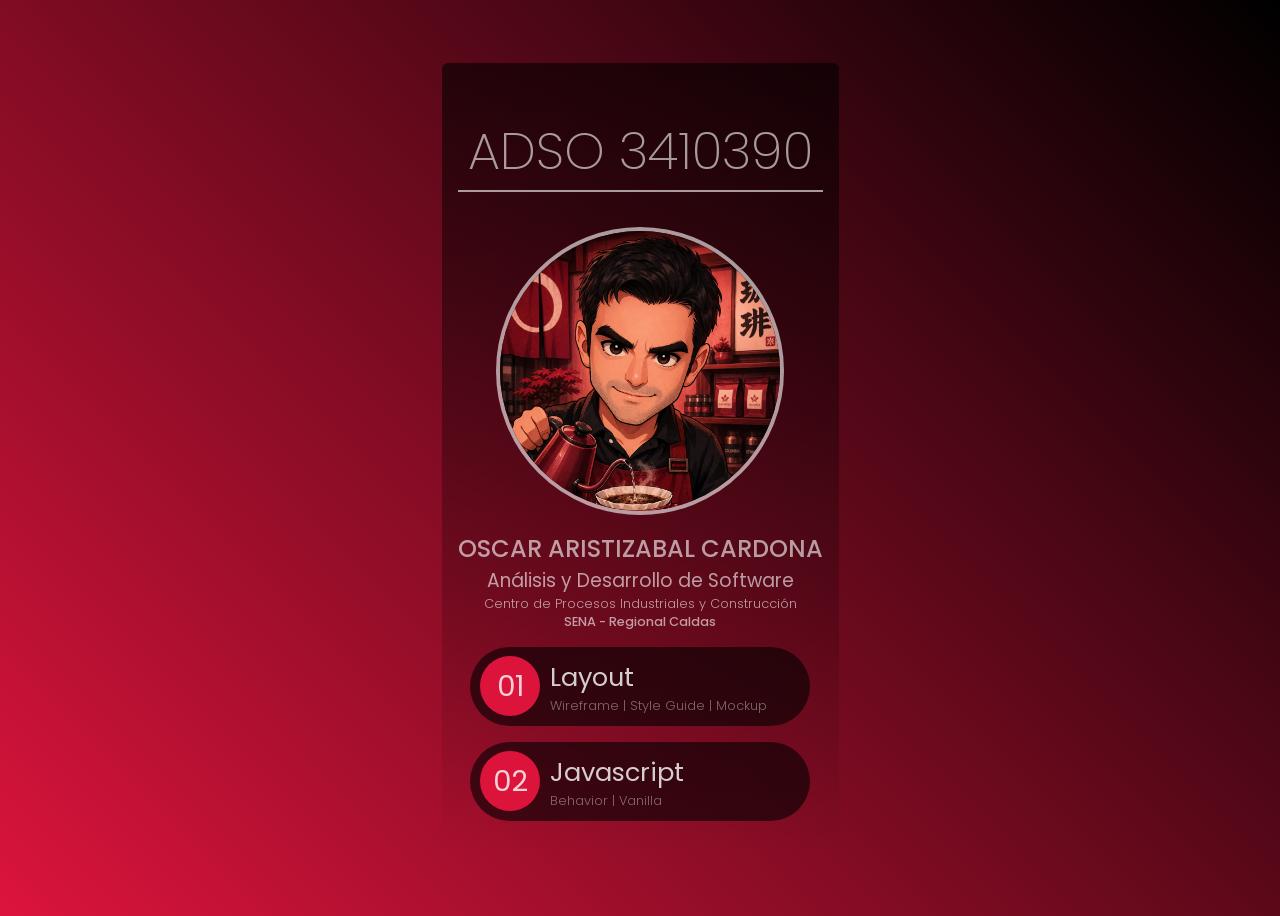
<file: index.html>
<!DOCTYPE html>
<html lang="en">
<head>
    <meta charset="UTF-8">
    <meta name="viewport" content="width=device-width, initial-scale=1.0">
    <title>ADSO 3410390</title>
    <link rel="stylesheet" href="src/css/master.css">
</head>
<body class="mainmenu">
    <main>
        <header>
            <h1>ADSO 3410390</h1>
            <img src="src/imgs/profile.webp" alt="My Profile">
            <h2>Oscar Aristizabal Cardona</h2>
            <h3>Análisis y Desarrollo de Software</h3>
            <h4>Centro de Procesos Industriales y Construcción</h4>
            <h5>SENA - Regional Caldas</h5>
        </header>
        <menu>
            <a href="01-layout/index.html">
                <span>01</span>
                <aside>
                    <h3>Layout</h3>
                    <small>Wireframe | Style Guide | Mockup</small>
                </aside>
            </a>
            <a href="02-javascript/index.html">
                <span>02</span>
                <aside>
                    <h3>Javascript</h3>
                    <small>Behavior | Vanilla</small>
                </aside>
            </a>
        </menu>
    </main>
</body>
</html>
</file>
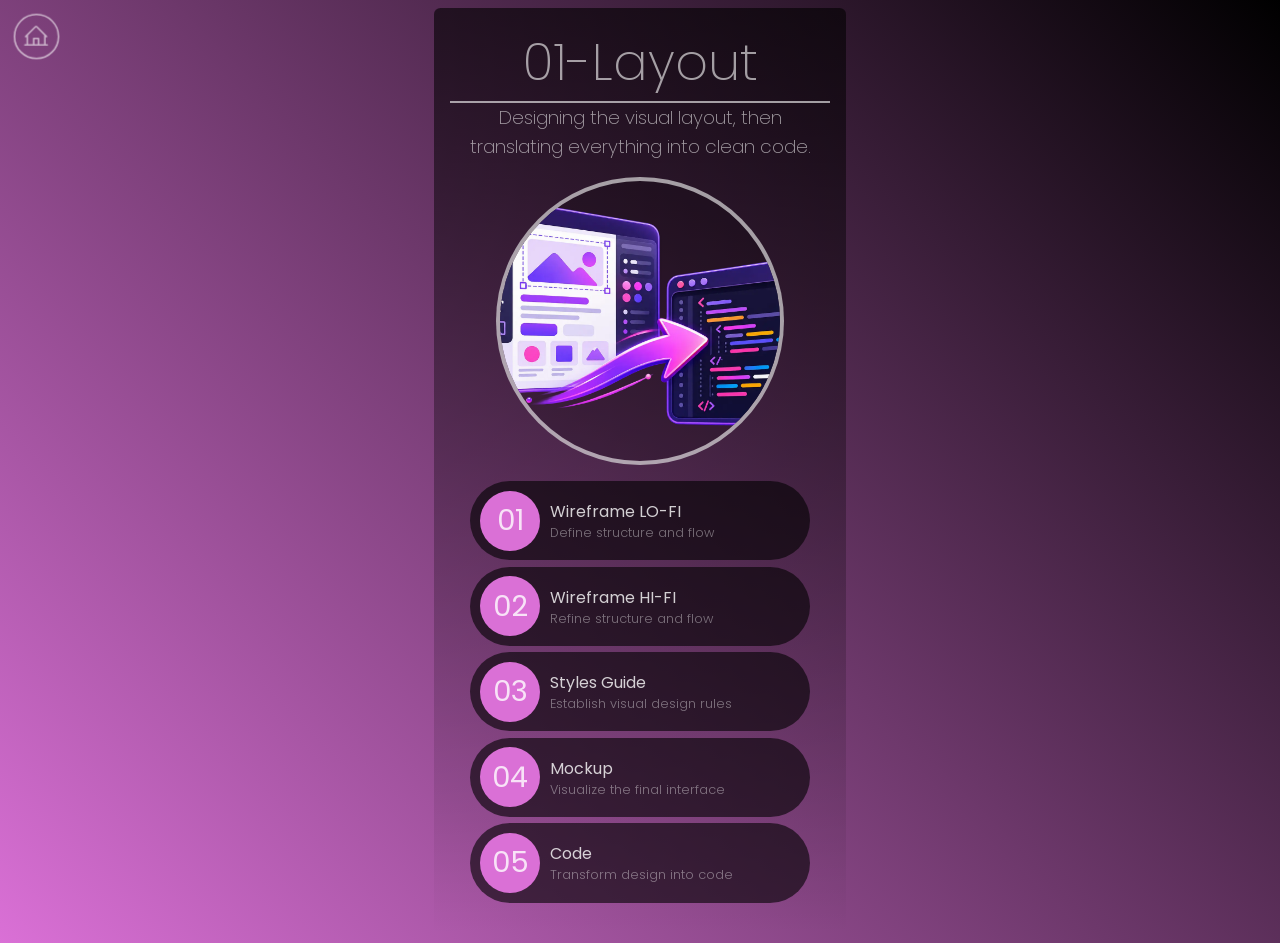
<file: 01-layout/index.html>
<!DOCTYPE html>
<html lang="en">
<head>
    <meta charset="UTF-8">
    <meta name="viewport" content="width=device-width, initial-scale=1.0">
    <title>01-Layout</title>
    <link rel="stylesheet" href="../src/css/master.css">
</head>
<body class="mainmenu layout">
    <nav class="back">
        <a href="../index.html">
            <svg xmlns="http://www.w3.org/2000/svg" width="32" height="32" fill="#fff" viewBox="0 0 256 256">
                <path d="M240,208H224V136l2.34,2.34A8,8,0,0,0,237.66,127L139.31,28.68a16,16,0,0,0-22.62,0L18.34,127a8,8,0,0,0,11.32,11.31L32,136v72H16a8,8,0,0,0,0,16H240a8,8,0,0,0,0-16ZM48,120l80-80,80,80v88H160V152a8,8,0,0,0-8-8H104a8,8,0,0,0-8,8v56H48Zm96,88H112V160h32Z"></path>
            </svg>
        </a>
    </nav>
    <main>
        <header>
            <h1>01-Layout</h1>
            <h3>Designing the visual layout, then translating everything into clean code.</h3>
            <img src="../src/imgs/layout.webp" alt="Layout">
        </header>
        <menu>
            <a href="01-wireframe/index.html">
                <span>01</span>
                <aside>
                    <h3>Wireframe LO-FI</h3>
                    <small>Define structure and flow</small>
                </aside>
            </a>
            <a href="02-wireframe/index.html">
                <span>02</span>
                <aside>
                    <h3>Wireframe HI-FI</h3>
                    <small>Refine structure and flow</small>
                </aside>
            </a>
            <a href="03-stylesguide/index.html">
                <span>03</span>
                <aside>
                    <h3>Styles Guide</h3>
                    <small>Establish visual design rules</small>
                </aside>
            </a>
            <a href="04-mockup/index.html">
                <span>04</span>
                <aside>
                    <h3>Mockup</h3>
                    <small>Visualize the final interface</small>
                </aside>
            </a>
            <a href="05-code/index.html" target="_blank">
                <span>05</span>
                <aside>
                    <h3>Code</h3>
                    <small>Transform design into code</small>
                </aside>
            </a>
        </menu>
    </main>
</body>
</html>
</file>
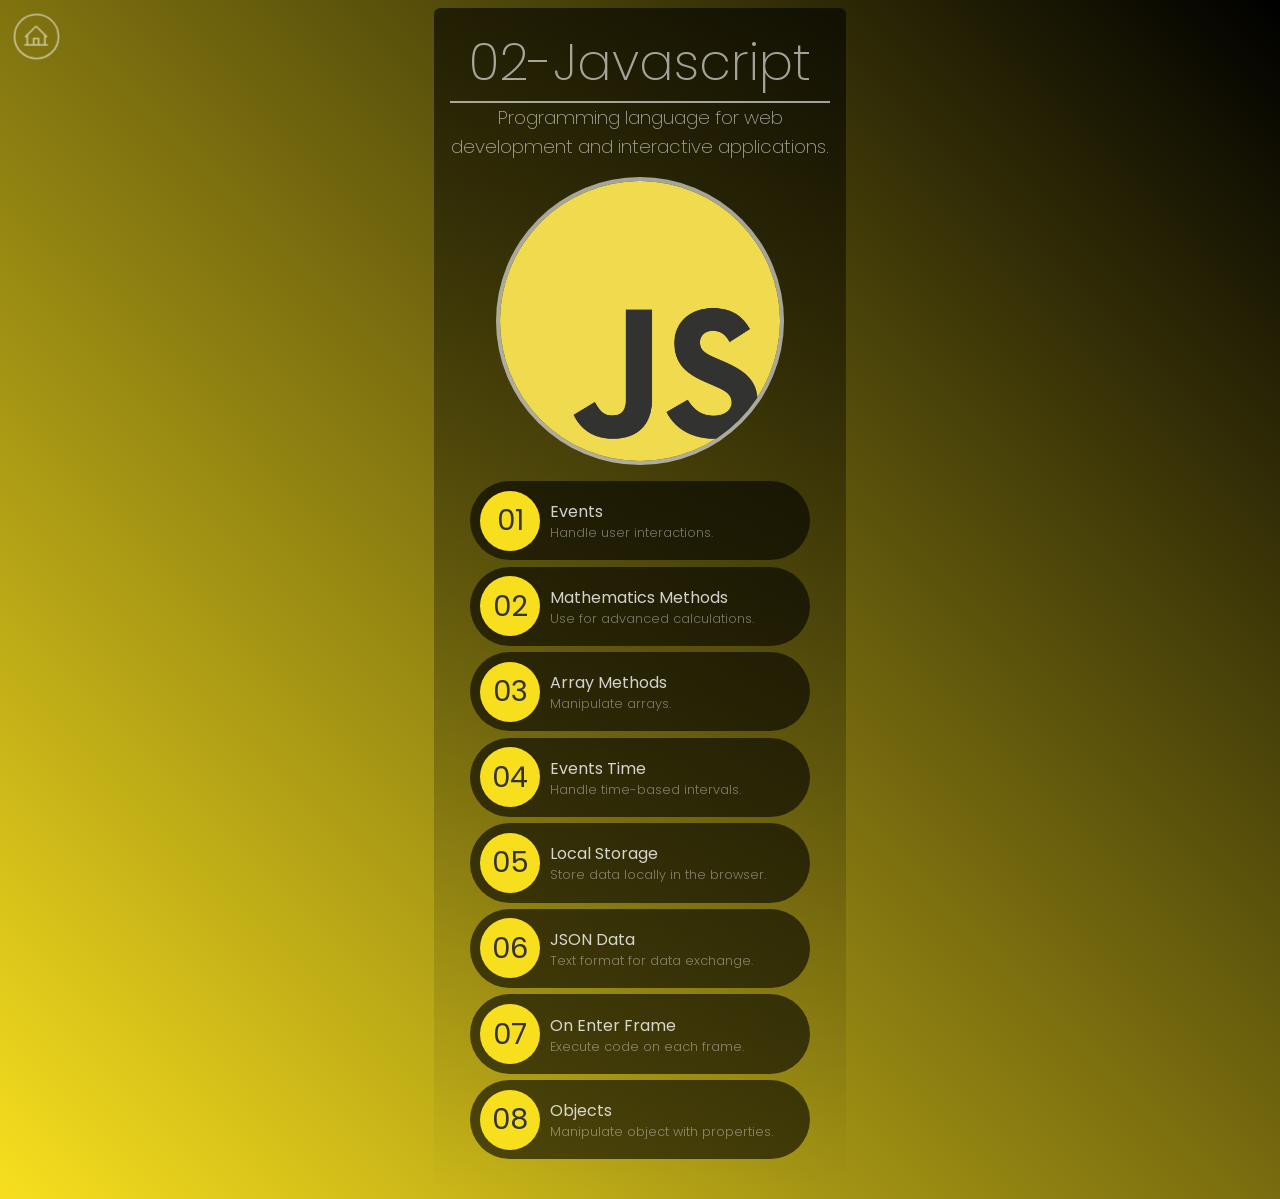
<file: 02-javascript/index.html>
<!DOCTYPE html>
<html lang="en">
<head>
    <meta charset="UTF-8">
    <meta name="viewport" content="width=device-width, initial-scale=1.0">
    <title>02-Javascript</title>
    <link rel="stylesheet" href="../src/css/master.css">
</head>
<body class="mainmenu javascript">
    <nav class="back">
        <a href="../index.html">
            <svg xmlns="http://www.w3.org/2000/svg" width="32" height="32" fill="#fff" viewBox="0 0 256 256">
                <path d="M240,208H224V136l2.34,2.34A8,8,0,0,0,237.66,127L139.31,28.68a16,16,0,0,0-22.62,0L18.34,127a8,8,0,0,0,11.32,11.31L32,136v72H16a8,8,0,0,0,0,16H240a8,8,0,0,0,0-16ZM48,120l80-80,80,80v88H160V152a8,8,0,0,0-8-8H104a8,8,0,0,0-8,8v56H48Zm96,88H112V160h32Z"></path>
            </svg>
        </a>
    </nav>
    <main>
        <header>
            <h1>02-Javascript</h1>
            <h3>Programming language for web development and interactive applications.</h3>
            <img src="../src/imgs/logo-js.png" alt="Javascript">
        </header>
        <menu>
            <a href="01-events.html">
                <span>01</span>
                <aside>
                    <h3>Events</h3>
                    <small>Handle user interactions.</small>
                </aside>
            </a>
             <a href="02-math-methods.html">
                <span>02</span>
                <aside>
                    <h3>Mathematics Methods</h3>
                    <small>Use for advanced calculations.</small>
                </aside>
            </a>
             <a href="03-array-methods.html">
                <span>03</span>
                <aside>
                    <h3>Array Methods</h3>
                    <small>Manipulate arrays.</small>
                </aside>
            </a>
             <a href="04-events-time.html">
                <span>04</span>
                <aside>
                    <h3>Events Time</h3>
                    <small>Handle time-based intervals.</small>
                </aside>
            </a>
             <a href="05-localstorage.html">
                <span>05</span>
                <aside>
                    <h3>Local Storage</h3>
                    <small>Store data locally in the browser.</small>
                </aside>
            </a>
             <a href="06-jsondata.html">
                <span>06</span>
                <aside>
                    <h3>JSON Data</h3>
                    <small>Text format for data exchange.</small>
                </aside>
            </a>
             <a href="07-onenterframe.html">
                <span>07</span>
                <aside>
                    <h3>On Enter Frame</h3>
                    <small>Execute code on each frame.</small>
                </aside>
            </a>
            <a href="08-objects.html">
                <span>08</span>
                <aside>
                    <h3>Objects</h3>
                    <small>Manipulate object with properties.</small>
                </aside>
            </a>
        </menu>
    </main>
</body>
</html>
</file>
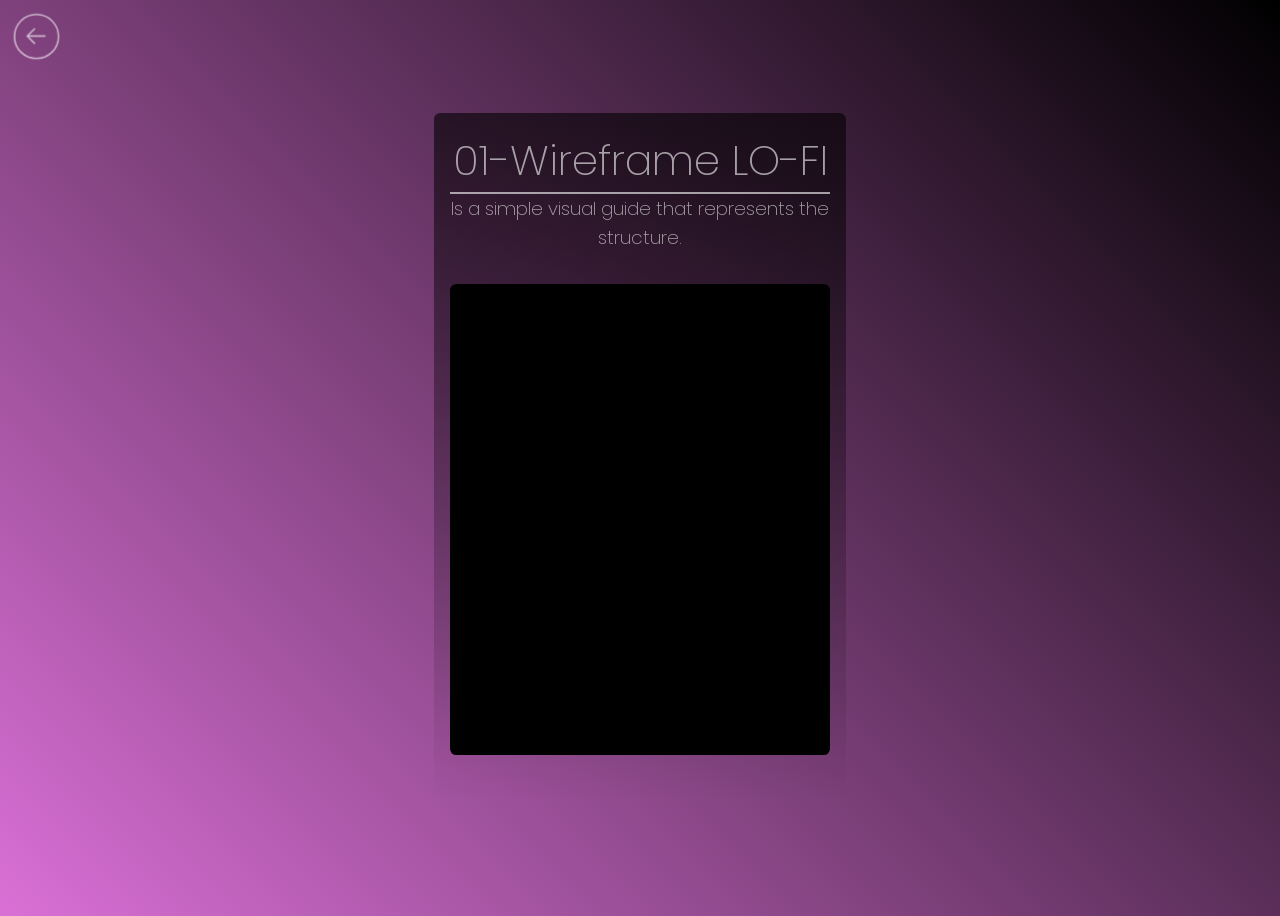
<file: 01-layout/01-wireframe/index.html>
<!DOCTYPE html>
<html lang="en">
<head>
    <meta charset="UTF-8">
    <meta name="viewport" content="width=device-width, initial-scale=1.0">
    <title>01-Wireframe LO-FI</title>
    <link rel="stylesheet" href="../../src/css/master.css">
    <style>
        body.mainmenu.layout {
            main {
                header {
                    h1 {
                        font-size: 2.6rem;
                    }
                }
            }
        }
    </style>
</head>
<body class="mainmenu layout">
    <nav class="back">
        <a href="../index.html">
            <svg xmlns="http://www.w3.org/2000/svg" width="32" height="32" fill="#fff" viewBox="0 0 256 256">
                <path d="M224,128a8,8,0,0,1-8,8H59.31l58.35,58.34a8,8,0,0,1-11.32,11.32l-72-72a8,8,0,0,1,0-11.32l72-72a8,8,0,0,1,11.32,11.32L59.31,120H216A8,8,0,0,1,224,128Z"></path>
            </svg>
        </a>
    </nav>
    <main>
        <header>
            <h1>01-Wireframe LO-FI</h1>
            <h3>Is a simple visual guide that represents the structure.</h3>
        </header>
        <section>
            <iframe style="border: 1px solid rgba(0, 0, 0, 0.1);" width="100%" height="450" src="https://embed.figma.com/design/UetYXcYmbwkoRLBNOGsDGS/Layout?node-id=0-1&embed-host=share" allowfullscreen></iframe>
        </section>
    </main>
</body>
</html>
</file>
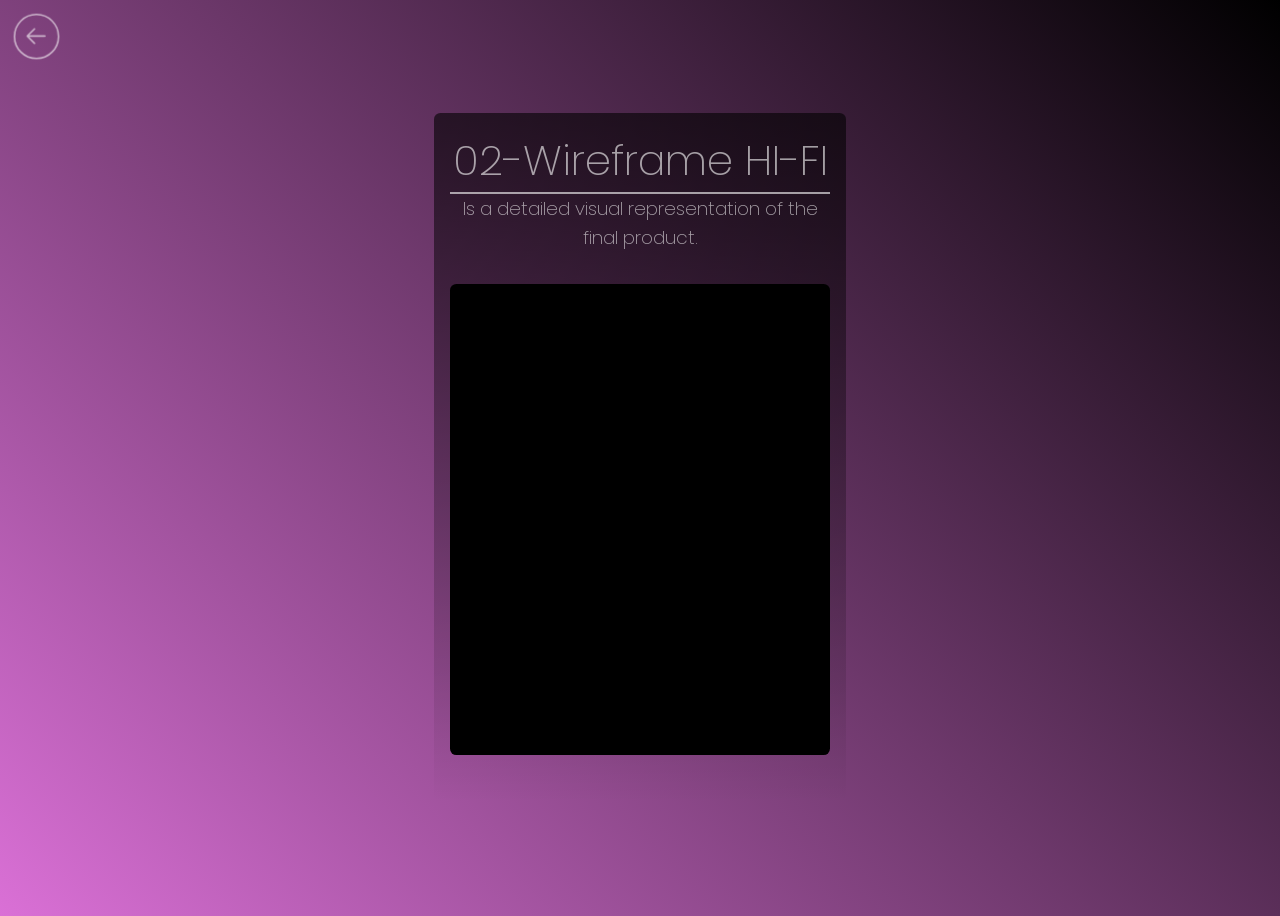
<file: 01-layout/02-wireframe/index.html>
<!DOCTYPE html>
<html lang="en">
<head>
    <meta charset="UTF-8">
    <meta name="viewport" content="width=device-width, initial-scale=1.0">
    <title>02-Wireframe HI-FI</title>
    <link rel="stylesheet" href="../../src/css/master.css">
    <style>
        body.mainmenu.layout {
            main {
                header {
                    h1 {
                        font-size: 2.6rem;
                    }
                }
            }
        }
    </style>
</head>
<body class="mainmenu layout">
    <nav class="back">
        <a href="../index.html">
            <svg xmlns="http://www.w3.org/2000/svg" width="32" height="32" fill="#fff" viewBox="0 0 256 256">
                <path d="M224,128a8,8,0,0,1-8,8H59.31l58.35,58.34a8,8,0,0,1-11.32,11.32l-72-72a8,8,0,0,1,0-11.32l72-72a8,8,0,0,1,11.32,11.32L59.31,120H216A8,8,0,0,1,224,128Z"></path>
            </svg>
        </a>
    </nav>
    <main>
        <header>
            <h1>02-Wireframe HI-FI</h1>
            <h3>Is a detailed visual representation of the final product.</h3>
        </header>
        <section>
            <iframe style="border: 1px solid rgba(0, 0, 0, 0.1);" width="100%" height="450" src="https://embed.figma.com/design/UetYXcYmbwkoRLBNOGsDGS/Layout?node-id=84-337&embed-host=share" allowfullscreen></iframe>
        </section>
    </main>
</body>
</html>
</file>
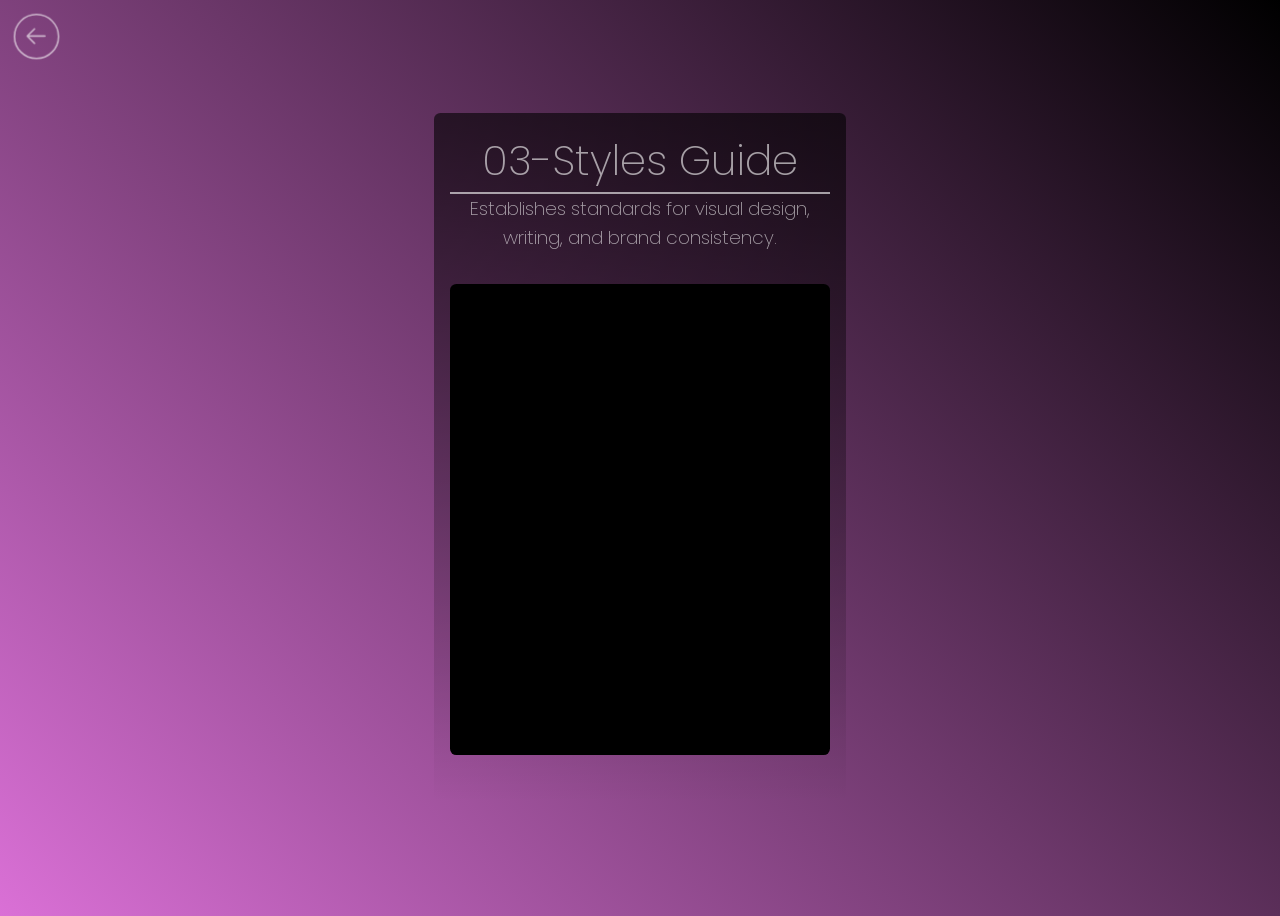
<file: 01-layout/03-stylesguide/index.html>
<!DOCTYPE html>
<html lang="en">
<head>
    <meta charset="UTF-8">
    <meta name="viewport" content="width=device-width, initial-scale=1.0">
    <title>03-Styles Guide</title>
    <link rel="stylesheet" href="../../src/css/master.css">
    <style>
        body.mainmenu.layout {
            main {
                header {
                    h1 {
                        font-size: 2.6rem;
                    }
                }
            }
        }
    </style>
</head>
<body class="mainmenu layout">
    <nav class="back">
        <a href="../index.html">
            <svg xmlns="http://www.w3.org/2000/svg" width="32" height="32" fill="#fff" viewBox="0 0 256 256">
                <path d="M224,128a8,8,0,0,1-8,8H59.31l58.35,58.34a8,8,0,0,1-11.32,11.32l-72-72a8,8,0,0,1,0-11.32l72-72a8,8,0,0,1,11.32,11.32L59.31,120H216A8,8,0,0,1,224,128Z"></path>
            </svg>
        </a>
    </nav>
    <main>
        <header>
            <h1>03-Styles Guide</h1>
            <h3>Establishes standards for visual design, writing, and brand consistency.</h3>
        </header>
        <section>
            <iframe style="border: 1px solid rgba(0, 0, 0, 0.1);" width="100%" height="450" src="https://embed.figma.com/design/UetYXcYmbwkoRLBNOGsDGS/Layout?node-id=171-5&embed-host=share" allowfullscreen></iframe>
        </section>
    </main>
</body>
</html>
</file>
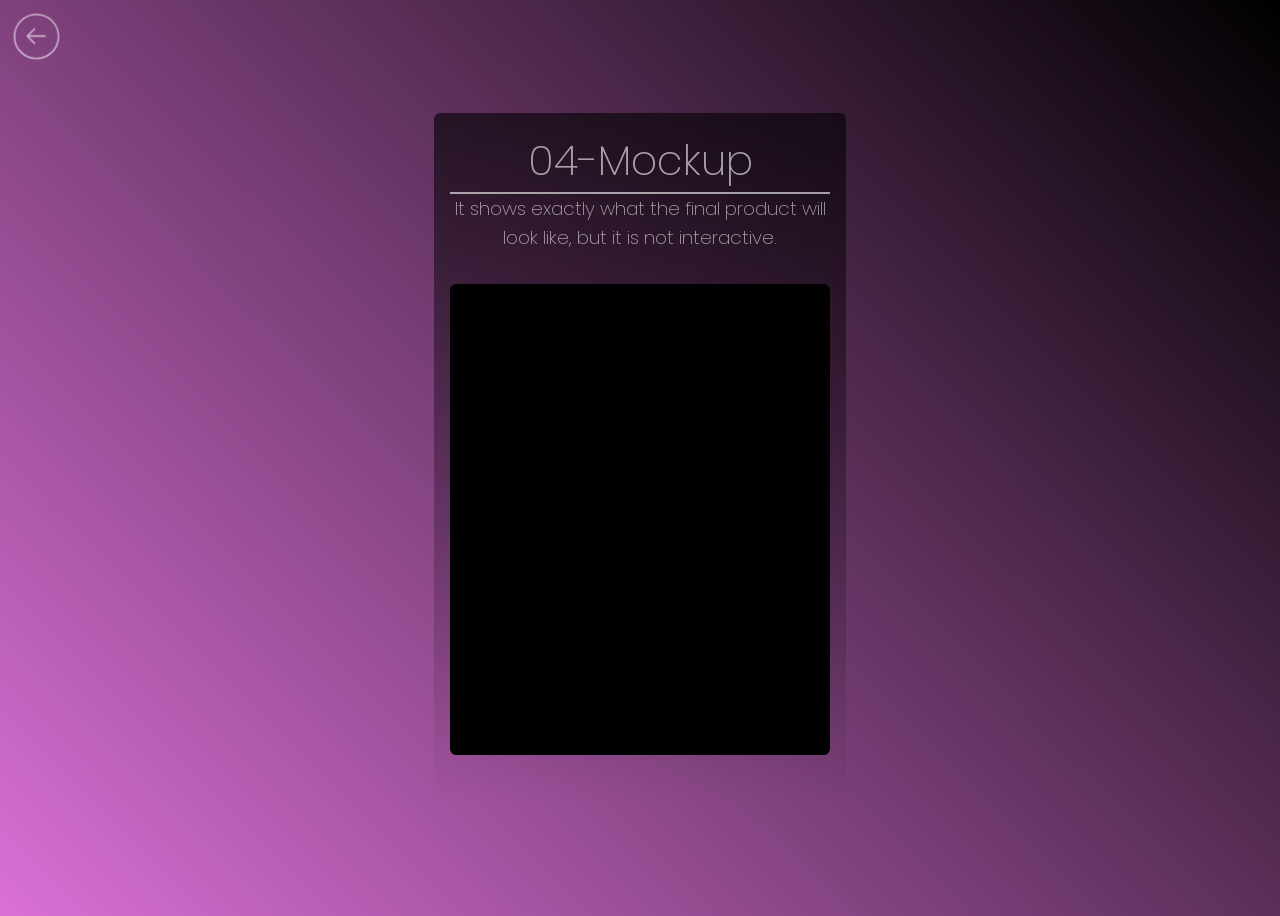
<file: 01-layout/04-mockup/index.html>
<!DOCTYPE html>
<html lang="en">
<head>
    <meta charset="UTF-8">
    <meta name="viewport" content="width=device-width, initial-scale=1.0">
    <title>04-Mockup</title>
    <link rel="stylesheet" href="../../src/css/master.css">
    <style>
        body.mainmenu.layout {
            main {
                header {
                    h1 {
                        font-size: 2.6rem;
                    }
                }
            }
        }
    </style>
</head>
<body class="mainmenu layout">
    <nav class="back">
        <a href="../index.html">
            <svg xmlns="http://www.w3.org/2000/svg" width="32" height="32" fill="#fff" viewBox="0 0 256 256">
                <path d="M224,128a8,8,0,0,1-8,8H59.31l58.35,58.34a8,8,0,0,1-11.32,11.32l-72-72a8,8,0,0,1,0-11.32l72-72a8,8,0,0,1,11.32,11.32L59.31,120H216A8,8,0,0,1,224,128Z"></path>
            </svg>
        </a>
    </nav>
    <main>
        <header>
            <h1>04-Mockup</h1>
            <h3>It shows exactly what the final product will look like, but it is not interactive.</h3>
        </header>
        <section>
            <iframe style="border: 1px solid rgba(0, 0, 0, 0.1);" width="100%" height="450" src="https://embed.figma.com/design/UetYXcYmbwkoRLBNOGsDGS/Layout?node-id=203-2&embed-host=share" allowfullscreen></iframe>
        </section>
    </main>
</body>
</html>
</file>
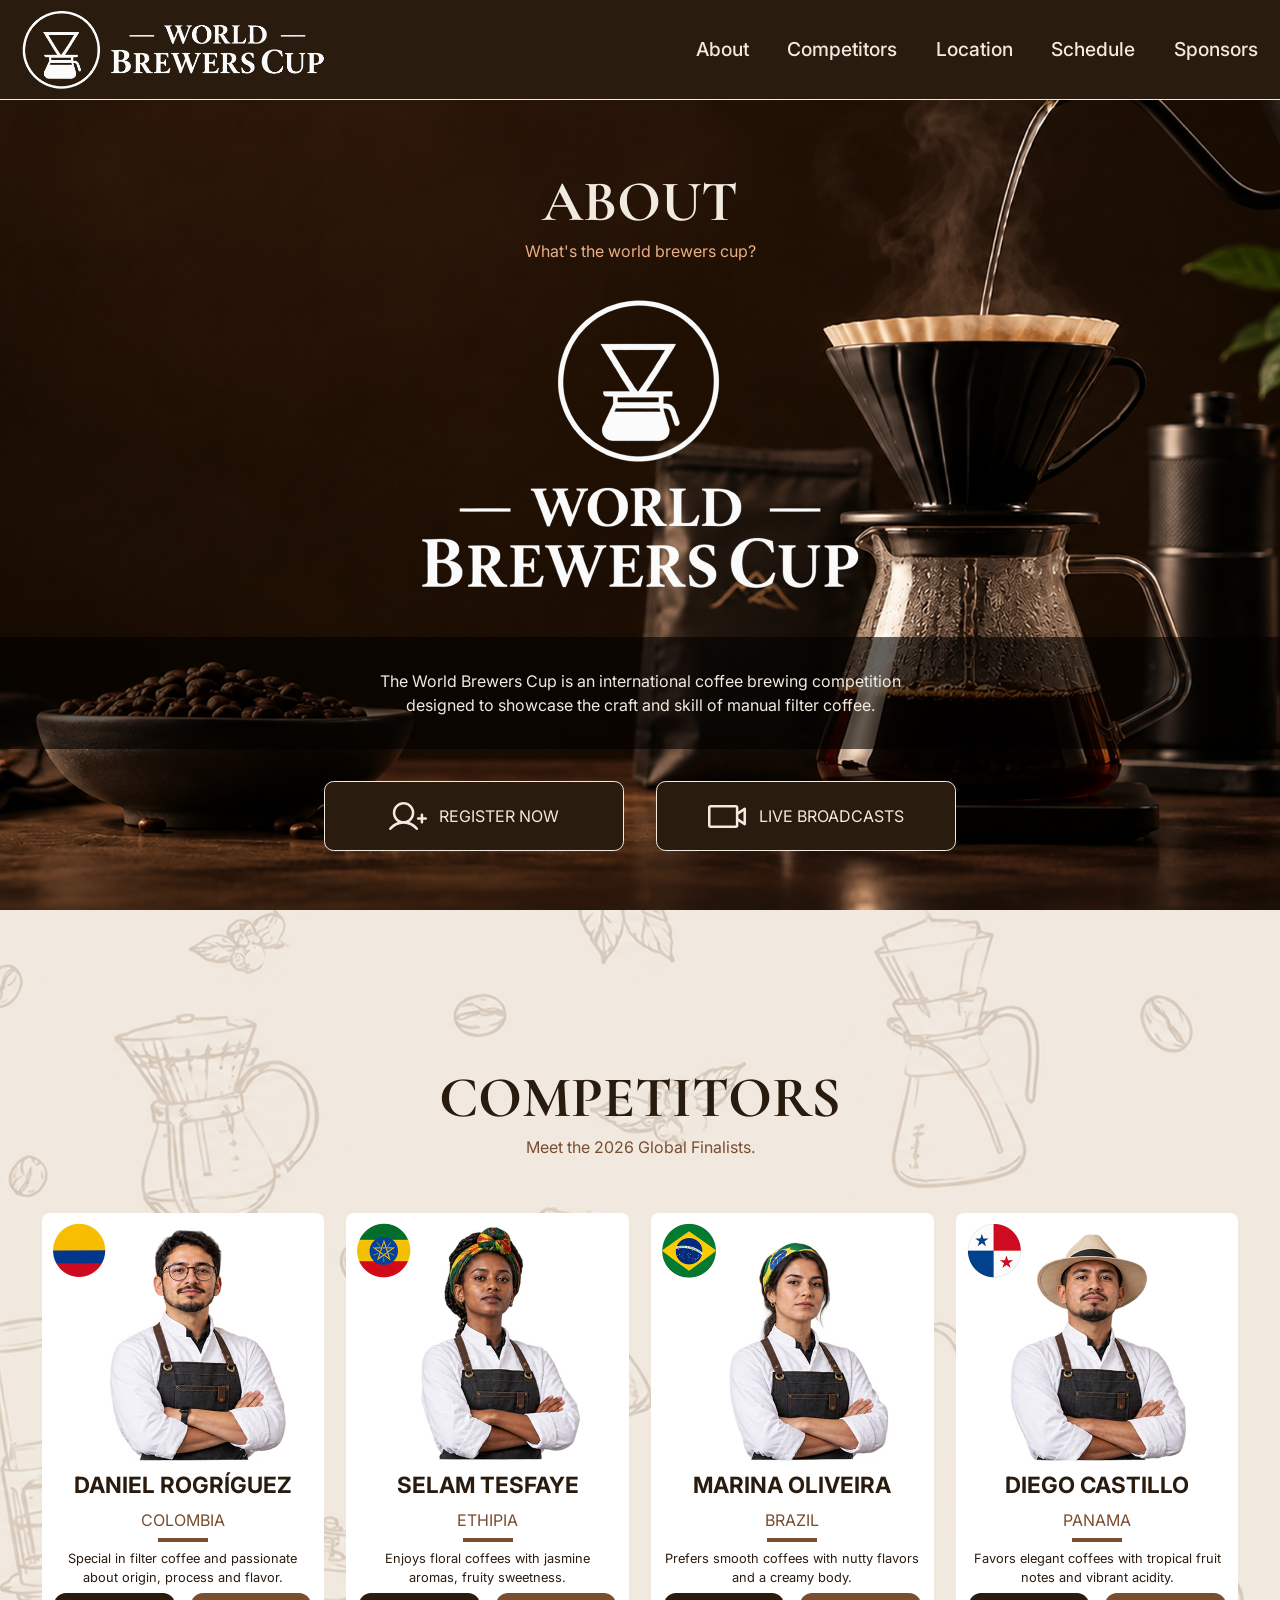
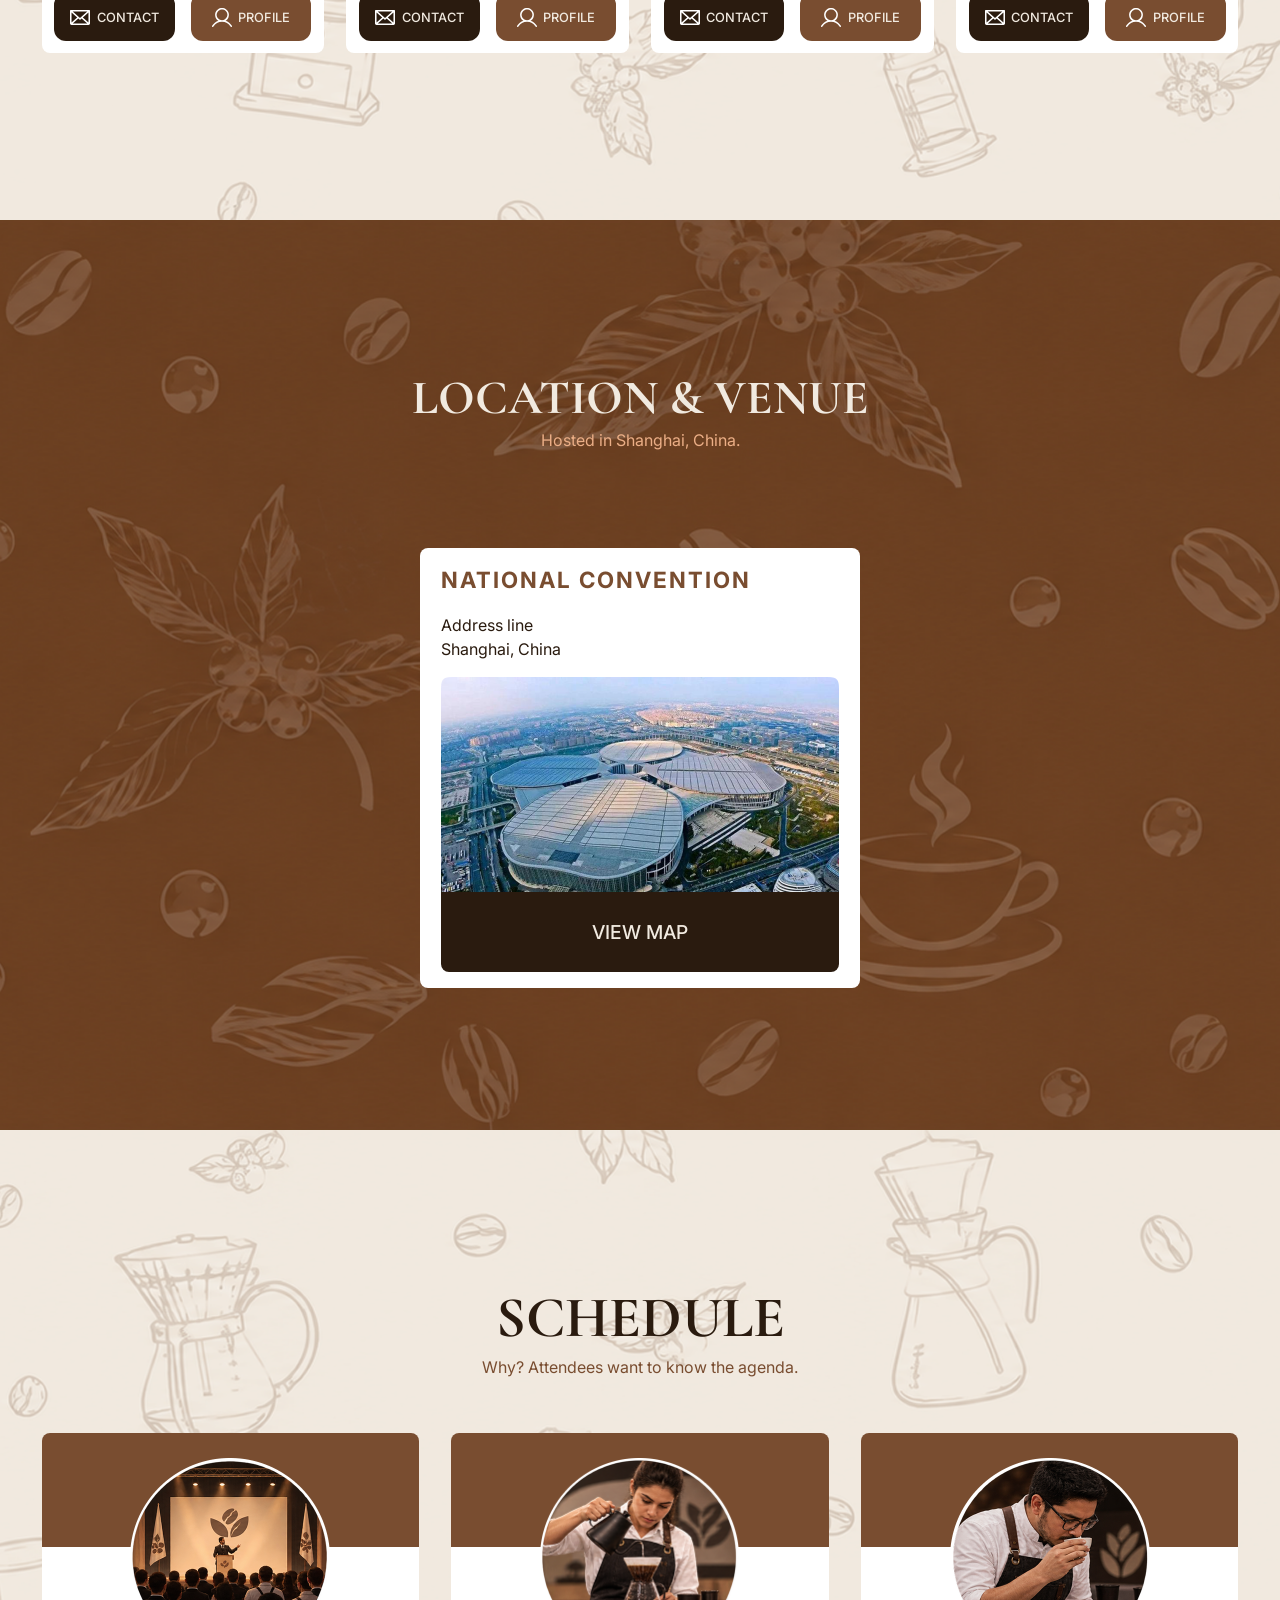
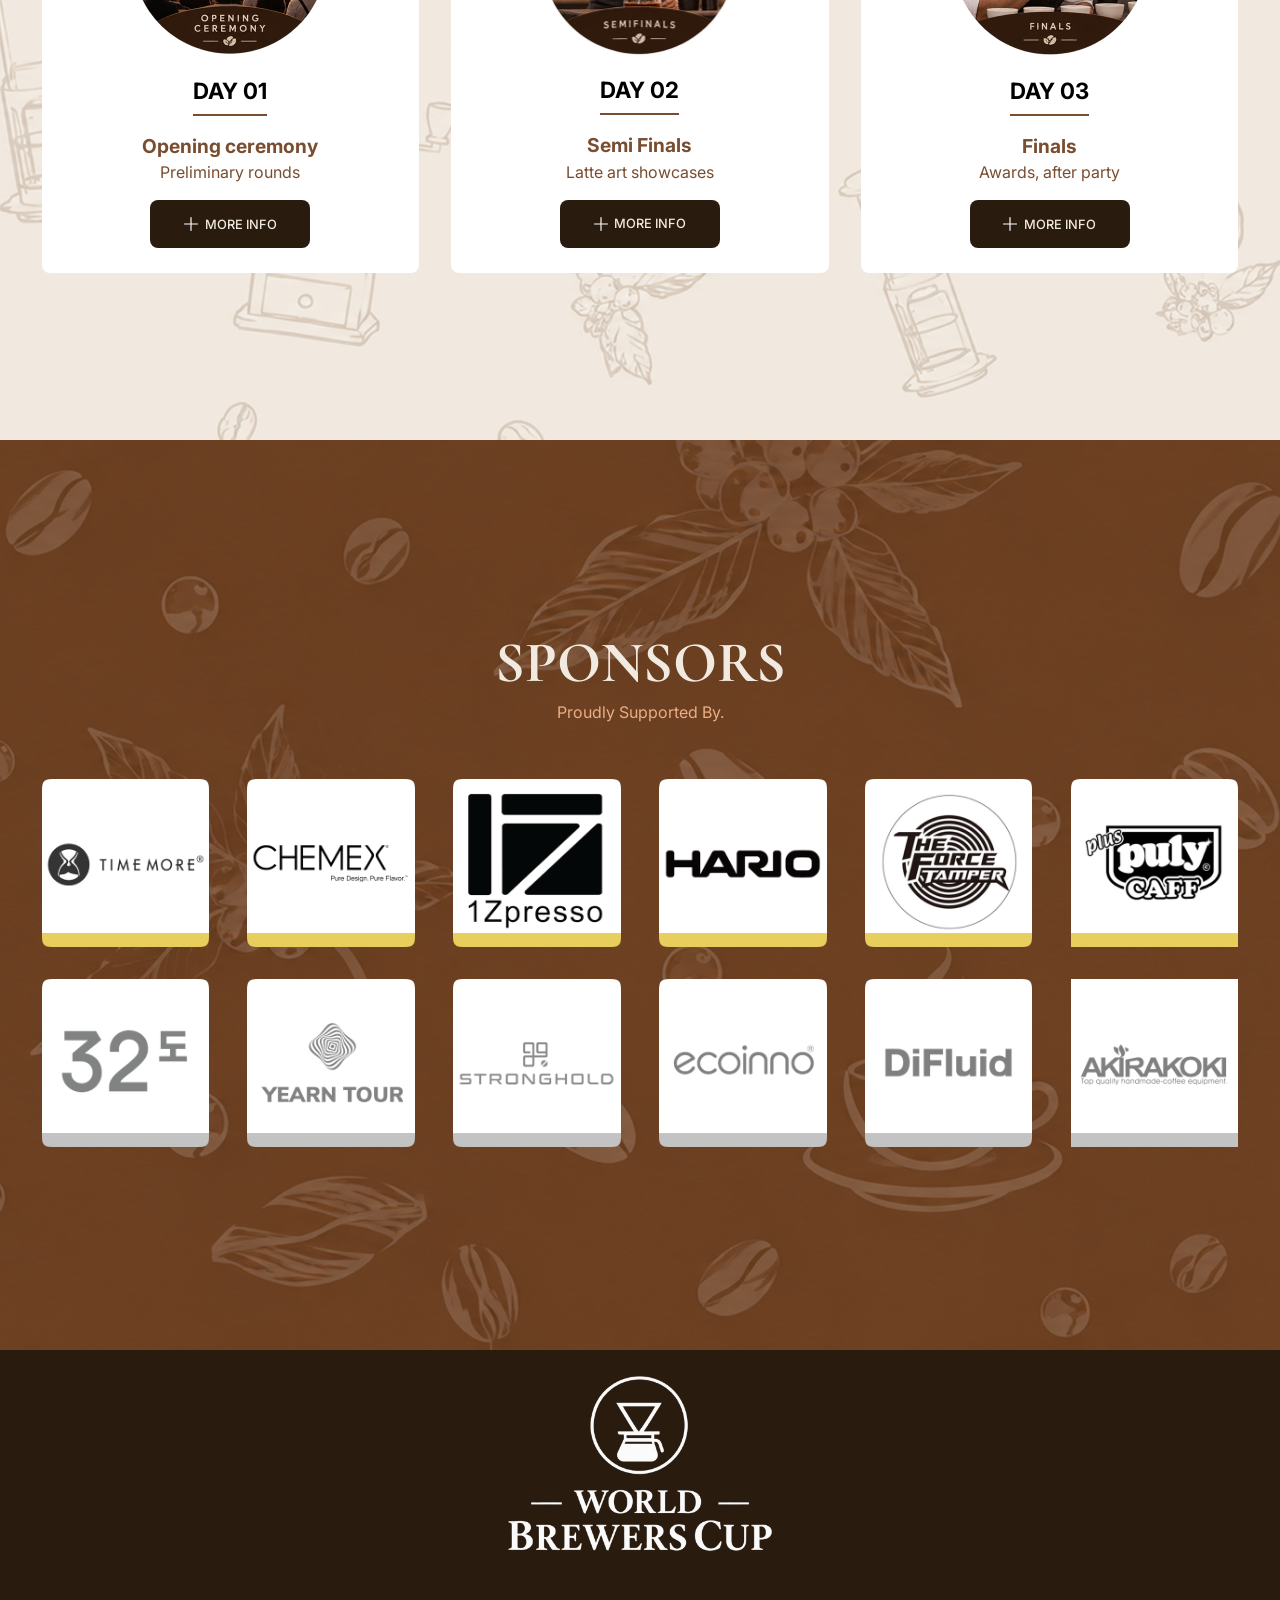
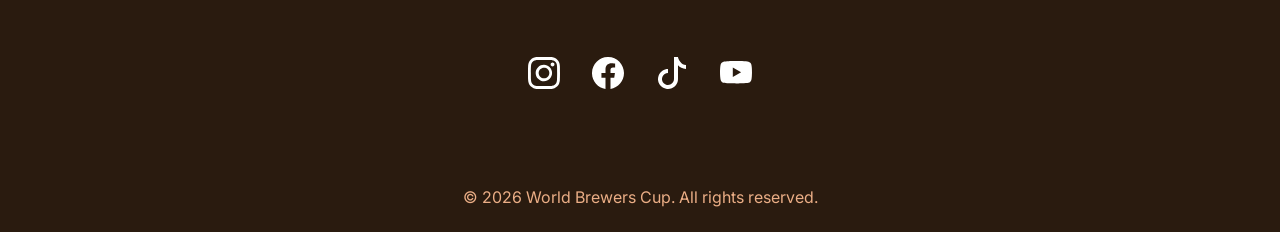
<file: 01-layout/05-code/index.html>
<!DOCTYPE html>
<html lang="en">
<head>
    <meta charset="UTF-8">
    <meta name="viewport" content="width=device-width, initial-scale=1.0">
    <title>World Brewers Cup 2026</title>
    <link rel="stylesheet" href="css/reset.css">
    <link rel="stylesheet" href="css/master.css">
</head>
<body>
    <main>
        <!-- 02- About -->
         <section id="about">
            <h2>About</h2>
            <p>
                What's the world brewers cup?
            </p>
            <img class="logo-full" src="images/logo-full.png" alt="Logo">
            <p>
                The World Brewers Cup is an international coffee brewing competition
                <br>
                designed to showcase the craft and skill of manual filter coffee.
            </p>
            <menu>
                <a href="javascript:;">
                    <img src="images/ico-register.svg" alt="Register">
                    Register Now
                </a>
                <a href="javascript:;">
                    <img src="images/ico-live.svg" alt="Live">
                    Live Broadcasts
                </a>
            </menu>
         </section>
        <!-- 03- Competitors -->
         <section id="competitors">
            <h2>Competitors</h2>
            <p class="subtitle">
                Meet the 2026 Global Finalists.
            </p>
            <div class="carousel-container">
                <button class="nav-btn prev-btn">&#10094;</button>
                <div class="carousel">
                    <figure class="card">
                        <span class="flag colombia"></span>
                        <img class="competidor" src="images/competitor01.png" alt="Cometitor 1">
                        <h3>DANIEL ROGRÍGUEZ</h3>
                        <h4>Colombia</h4>
                        <hr>
                        <p>
                            Special in filter coffee and passionate about origin, process and flavor.
                        </p>
                        <footer class="options">
                            <button class="btn btn-contact">
                                <img src="images/ico-contact.svg" alt="Contact">
                                Contact
                            </button>
                            <button class="btn btn-profile">
                                <img src="images/ico-profile.svg" alt="Profile">
                                Profile
                            </button>
                        </footer>
                    </figure>
                    <figure class="card">
                        <span class="flag ethiopia"></span>
                        <img class="competidor" src="images/competitor02.png" alt="Cometitor 2">
                        <h3>SELAM TESFAYE</h3>
                        <h4>Ethipia</h4>
                        <hr>
                        <p>
                            Enjoys floral coffees with jasmine aromas, fruity sweetness.
                        </p>
                        <footer class="options">
                            <button class="btn btn-contact">
                                <img src="images/ico-contact.svg" alt="Contact">
                                Contact
                            </button>
                            <button class="btn btn-profile">
                                <img src="images/ico-profile.svg" alt="Profile">
                                Profile
                            </button>
                        </footer>
                    </figure>
                    <figure class="card">
                        <span class="flag brazil"></span>
                        <img class="competidor" src="images/competitor03.png" alt="Cometitor 3">
                        <h3>MARINA OLIVEIRA</h3>
                        <h4>Brazil</h4>
                        <hr>
                        <p>
                            Prefers smooth coffees with nutty flavors and a creamy body.
                        </p>
                        <footer class="options">
                            <button class="btn btn-contact">
                                <img src="images/ico-contact.svg" alt="Contact">
                                Contact
                            </button>
                            <button class="btn btn-profile">
                                <img src="images/ico-profile.svg" alt="Profile">
                                Profile
                            </button>
                        </footer>
                    </figure>
                    <figure class="card">
                        <span class="flag panama"></span>
                        <img class="competidor" src="images/competitor04.png" alt="Cometitor 4">
                        <h3>DIEGO CASTILLO</h3>
                        <h4>Panama</h4>
                        <hr>
                        <p>
                            Favors elegant coffees with tropical fruit notes and vibrant acidity.
                        </p>
                        <footer class="options">
                            <button class="btn btn-contact">
                                <img src="images/ico-contact.svg" alt="Contact">
                                Contact
                            </button>
                            <button class="btn btn-profile">
                                <img src="images/ico-profile.svg" alt="Profile">
                                Profile
                            </button>
                        </footer>
                    </figure>
                </div>
                <button class="nav-btn next-btn">&#10095;</button>
            </div>
         </section>
         <!-- 04- Location -->
         <section id="location">
            <h2>Location & Venue</h2>
            <p class="subtitle">
                Hosted in Shanghai, China.
            </p>
            <div class="maps">
                <figure class="map"></figure>
                <aside class="info">
                    <h3>NATIONAL CONVENTION</h3>
                    <p>
                        Address line
                        <br>
                        Shanghai, China
                    </p>
                    <img src="images/nationalconvention.png" alt="National Convention">
                    <button>View Map</button>
                </aside>
            </div>
        </section>
        <!-- 05- Schedule -->
         <section id="schedule">
            <h2>Schedule</h2>
            <p class="subtitle">
                Why? Attendees want to know the agenda.
            </p>
            <div class="carousel-container">
                <button class="nav-btn prev-btn">&#10094;</button>
                <div class="carousel days">
                    <figure class="day">
                        <img src="images/day01.png" alt="Day 1">
                        <h3>Day 01</h3>
                        <h4>Opening ceremony</h4>
                        <p>Preliminary rounds</p>
                        <button>
                            <img src="images/ico-info.svg" alt="More Info">
                            More Info
                        </button>
                    </figure>
                    <figure class="day">
                        <img src="images/day02.png" alt="Day 2">
                        <h3>Day 02</h3>
                        <h4>Semi Finals</h4>
                        <p>Latte art showcases</p>
                        <button>
                            <img src="images/ico-info.svg" alt="More Info">
                            More Info
                        </button>
                    </figure>
                    <figure class="day">
                        <img src="images/day03.png" alt="Day 3">
                        <h3>Day 03</h3>
                        <h4>Finals</h4>
                        <p>Awards, after party</p>
                        <button>
                            <img src="images/ico-info.svg" alt="More Info">
                            More Info
                        </button>
                    </figure>
                </div>
                <button class="nav-btn next-btn">&#10095;</button>
            </div>
        </section>
        <!-- 06- Sponsors -->
         <section id="sponsors">
            <h2>Sponsors</h2>
            <p class="subtitle">
                Proudly Supported By.
            </p>
            <div class="carousel-container">
                <button class="nav-btn prev-btn">&#10094;</button>
                <div class="carousel sponsors">
                    <div class="gold">
                        <img src="images/sponsor-gold01.png" alt="Gold 1">
                        <img src="images/sponsor-gold02.png" alt="Gold 2">
                        <img src="images/sponsor-gold03.png" alt="Gold 3">
                        <img src="images/sponsor-gold04.png" alt="Gold 4">
                        <img src="images/sponsor-gold05.png" alt="Gold 5">
                        <img src="images/sponsor-gold06.png" alt="Gold 6">
                    </div>
                    <div class="silver">
                        <img src="images/sponsor-silver01.png" alt="Silver 1">
                        <img src="images/sponsor-silver02.png" alt="Silver 2">
                        <img src="images/sponsor-silver03.png" alt="Silver 3">
                        <img src="images/sponsor-silver04.png" alt="Silver 4">
                        <img src="images/sponsor-silver05.png" alt="Silver 5">
                        <img src="images/sponsor-silver06.png" alt="Silver 6">
                    </div>
                </div>
                <button class="nav-btn next-btn">&#10095;</button>
            </div>
        </section>
        <footer id="footer">
            <img src="images/logo-full.png" alt="Logo">
            <div class="social">
                <a href=""><img src="images/ico-instagram.svg" alt=""></a>
                <a href=""><img src="images/ico-facebook.svg" alt=""></a>
                <a href=""><img src="images/ico-tiktok.svg" alt=""></a>
                <a href=""><img src="images/ico-youtube.svg" alt=""></a>
            </div>

            <p>© 2026 World Brewers Cup. All rights reserved.</p>
        </footer>

        <!-- 01- Navbar -->
        <header id="navbar">
            <img class="logo" src="images/logo.png" alt="Logo">
            <nav class="options">
                <a href="#about" class="active">About</a>
                <a href="#competitors">Competitors</a>
                <a href="#location">Location</a>
                <a href="#schedule">Schedule</a>
                <a href="#sponsors">Sponsors</a>
            </nav>
            <button id="mburger">
                <span></span>
                <span></span>
                <span></span>
            </button>
        </header>
    </main>
    <script src="js/app.js"></script>
</body>
</html>
</file>
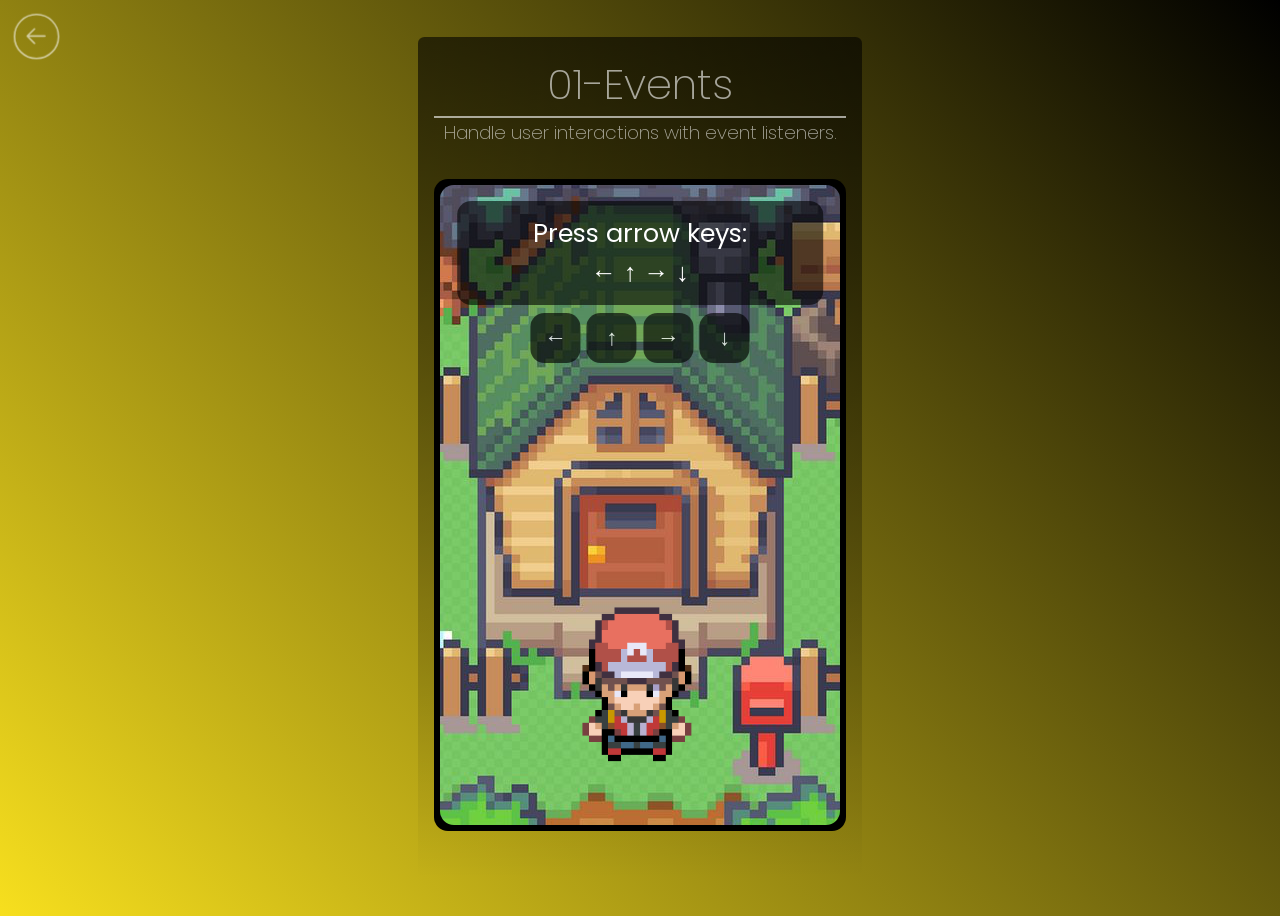
<file: 02-javascript/01-events.html>
<!DOCTYPE html>
<html lang="en">
<head>
    <meta charset="UTF-8">
    <meta name="viewport" content="width=device-width, initial-scale=1.0">
    <title>01-Events</title>
    <link rel="stylesheet" href="../src/css/master.css">
    <style>
        body.mainmenu.javascript {
            main {
                max-width: 420px;
                header {
                    h1 {
                        font-size: 2.6rem;
                    }
                }
                section {
                    border-radius: 14px;
                    corner-shape: squircle;
                    width: 400px;
                    div.house {
                        background: url(imgs/bg-steps.png) 
                                    no-repeat center / cover;
                        border-radius: 14px;
                        corner-shape: squircle;
                        height: 640px;
                        position: relative;

                        div.info,
                        div.controls,
                        div#trainer {
                            position: absolute;
                        }

                        div.info {
                            background-color: #0009;
                            border-radius: 14px;
                            corner-shape: squircle;
                            color: #fff;
                            padding: 0.8rem;
                            left: 50%;
                            top: 1rem;
                            text-align: center;
                            font-size: 1.6rem;
                            transform: translateX(-50%);
                            width: 340px;
                        }

                        div.controls {
                            display: flex;
                            gap: 0.4rem;
                            left: 50%;
                            transform: translateX(-50%);
                            top: 8rem;
                            
                            button {
                                background-color: #000c;
                                color: #fff;
                                border: none;
                                border-radius: 14px;
                                corner-shape: squircle;
                                font-size: 1.4rem;
                                height: 50px;
                                opacity: 0.8;
                                transition: all 0.2s ease-in;
                                width: 50px;

                                &:hover {
                                    cursor: pointer;
                                    opacity: 1;
                                    transform: scale(1.1);
                                }
                            }
                        }

                        div#trainer {
                            background: url(imgs/steps-all.png) repeat-x;
                            height: 256px;
                            left: 50%;
                            transform: translateX(-50%);
                            zoom: 0.8;
                            bottom: 4rem;
                            width: 256px;

                            animation: 0.6s animTrainer steps(4) infinite; 

                            &.down  { background-position-y: calc(256px * 0);  }
                            &.left  { background-position-y: calc(256px * -1); }
                            &.right { background-position-y: calc(256px * -2); }
                            &.up    { background-position-y: calc(256px * -3); }

                        }
                    }
                }
            }
        }
        @keyframes animTrainer {
            100% { background-position-x: -1024px; }
        }
    </style>
</head>
<body class="mainmenu javascript">
    <nav class="back">
        <a href="index.html">
            <svg xmlns="http://www.w3.org/2000/svg" width="32" height="32" fill="#fff" viewBox="0 0 256 256">
                <path d="M224,128a8,8,0,0,1-8,8H59.31l58.35,58.34a8,8,0,0,1-11.32,11.32l-72-72a8,8,0,0,1,0-11.32l72-72a8,8,0,0,1,11.32,11.32L59.31,120H216A8,8,0,0,1,224,128Z"></path>
            </svg>
        </a>
    </nav>
    <main>
        <header>
            <h1>01-Events</h1>
            <h3>Handle user interactions with event listeners.</h3>
        </header>
        <section>
            <div class="house">
                <div class="info">
                    Press arrow keys: <br>
                    &larr; &uarr; &rarr; &darr;
                </div>
                <div class="controls">
                    <button class="btn-left">&larr;</button>
                    <button class="btn-up">&uarr;</button>
                    <button class="btn-right">&rarr;</button>
                    <button class="btn-down">&darr;</button>
                </div>
                <div id="trainer" class="down"></div>
            </div>
        </section>
    </main>
    <script>
        // Elements
        const trainer  = document.getElementById('trainer');
        const btnLeft  = document.querySelector('.btn-left');
        const btnUp    = document.querySelector('.btn-up');
        const btnRight = document.querySelector('.btn-right');
        const btnDown  = document.querySelector('.btn-down');

        // Events
        btnLeft.addEventListener('click', function() {
            trainer.className = 'left';
        });
        btnUp.addEventListener('click', function() {
            trainer.className = 'up';
        });
        btnRight.addEventListener('click', function() {
            trainer.className = 'right';
        });
        btnDown.addEventListener('click', function() {
            trainer.className = 'down';
        });

        document.addEventListener('keyup', function(event) {
            //console.log(event.key)
            //console.log(event.keyCode)
            switch (event.keyCode) {
                case 37: // Left
                    trainer.className = 'left';
                    break;
                case 38: // Up
                    trainer.className = 'up';
                    break;
                case 39: // Right
                    trainer.className = 'right';
                    break;
                case 40: // Down
                    trainer.className = 'down';
                    break;
            }
        });
    </script>
</body>
</html>
</file>
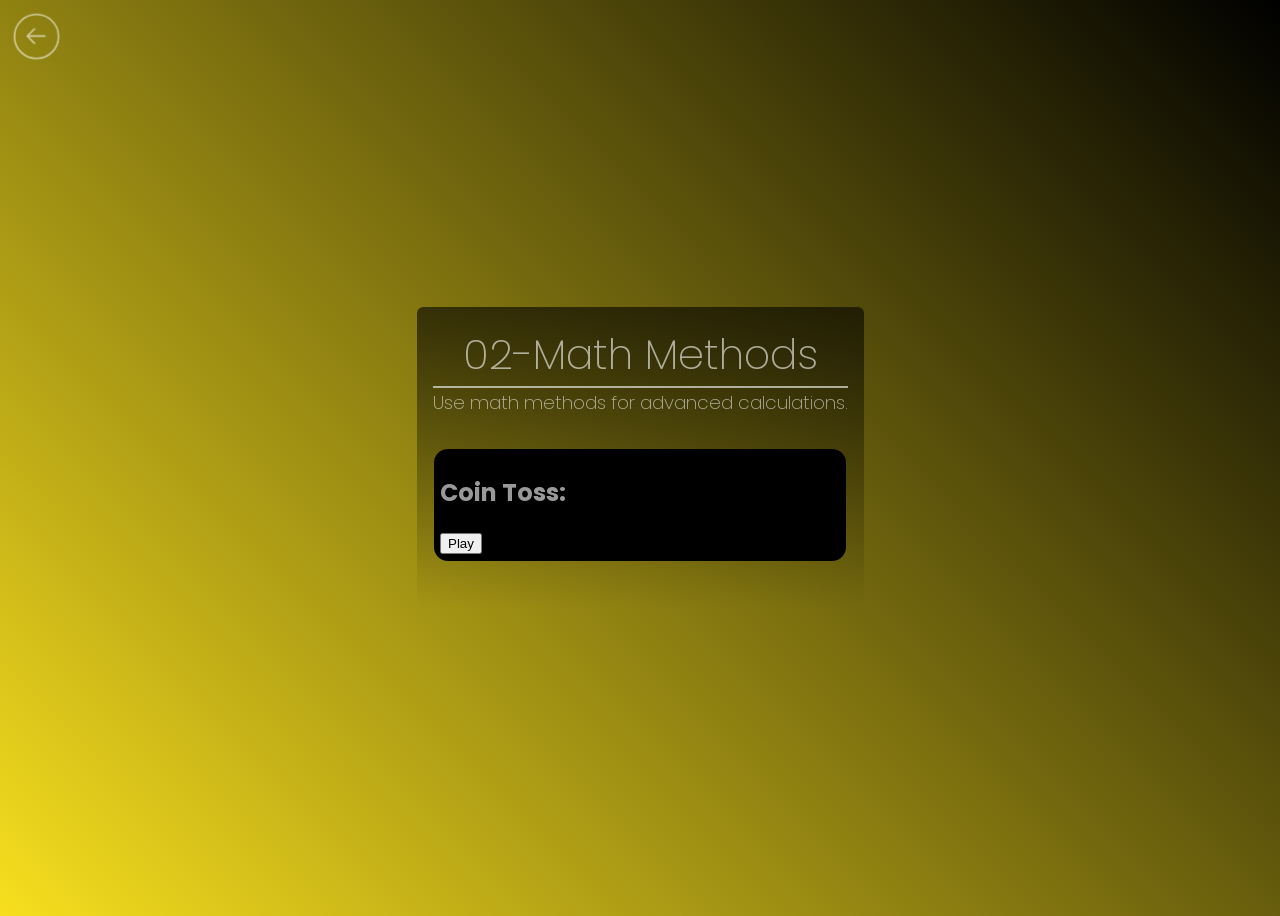
<file: 02-javascript/02-math-methods.html>
<!DOCTYPE html>
<html lang="en">
<head>
    <meta charset="UTF-8">
    <meta name="viewport" content="width=device-width, initial-scale=1.0">
    <title>02-Mathematic Methods</title>
    <link rel="stylesheet" href="../src/css/master.css">
    <style>
        body.mainmenu.javascript {
            main {
                max-width: 420px;
                header {
                    h1 {
                        font-size: 2.6rem;
                    }
                }
                section {
                    border-radius: 14px;
                    corner-shape: squircle;
                    width: 400px;
      
                }
            }
        }

    </style>
</head>
<body class="mainmenu javascript">
    <nav class="back">
        <a href="index.html">
            <svg xmlns="http://www.w3.org/2000/svg" width="32" height="32" fill="#fff" viewBox="0 0 256 256">
                <path d="M224,128a8,8,0,0,1-8,8H59.31l58.35,58.34a8,8,0,0,1-11.32,11.32l-72-72a8,8,0,0,1,0-11.32l72-72a8,8,0,0,1,11.32,11.32L59.31,120H216A8,8,0,0,1,224,128Z"></path>
            </svg>
        </a>
    </nav>
    <main>
        <header>
            <h1>02-Math Methods</h1>
            <h3> Use math methods for advanced calculations.</h3>
        </header>
        <section>
            <h2>Coin Toss:</h2>
            <output></output> 
            <button class="btnCoin">Play</button>
        </section>
    </main>
    <script>
        // Elements
        const output  = document.querySelector('output');
        const btnCoin = document.querySelector('.btnCoin');

        btnCoin.addEventListener('click', () => {
            output.style.fontSize = '4rem';
            output.textContent = Math.round(Math.random());
        });
    </script>

</body>
</html>
</file>
<file: src/css/master.css>
/* Google Fonts: Poppins */
@import url('https://fonts.googleapis.com/css2?family=Poppins:ital,wght@0,100;0,200;0,300;0,400;0,500;0,600;0,700;0,800;0,900;1,100;1,200;1,300;1,400;1,500;1,600;1,700;1,800;1,900&display=swap');


body {
    align-items: center;
    background: linear-gradient(45deg, crimson, black);
    color: #fff9;
    display: flex;
    font-family: Poppins, serif;
    justify-content: center;
    min-height: 100dvh;

    nav.back {
        align-items: center;
        border: 2px solid #fff;
        border-radius: 50%;
        display: flex;
        justify-content: center;
        height: 40px;
        left: 8px;
        opacity: .6;
        padding: 0.4rem;
        position: fixed;
        top: 8px;
        transform: scale(.8);
        transition: transform 0.4s ease-in,
                    opacity 0.4s 0.4s ease-in;
        width: 40px;
        &:hover {
            transform: scale(1.1);
            opacity: 1;
        }
        a:is(:link, :visited) {
            display: flex;
            justify-content: center;
            align-items: center;
        }
    }

    &.mainmenu.layout {
         background: linear-gradient(45deg, orchid, black);
         main {
            header {
                h1 {
                    margin: 0;
                }
                h3 {
                    font-weight: 200;
                }
                img {
                    background-color: #0003;
                }
            }
            menu {
                gap: 0.4rem;
                a:is(:link, :visited) {
                    span {
                        background-color: orchid;
                    }
                    aside {
                        h3 {
                            font-size: 1rem;
                        }
                    }
                    &:is(:hover) {
                        background-color: orchid;
                    }
                }
            }
         }
    }
    &.mainmenu.javascript {
         background: linear-gradient(45deg, #f7df1e, black);
         main {
            header {
                h1 {
                    margin: 0;
                }
                h3 {
                    font-weight: 200;
                }
                img {
                    background-color: #0003;
                }
            }
            menu {
                gap: 0.4rem;
                a:is(:link, :visited) {
                    span {
                        background-color: #f7df1e;
                        color: #333;
                    }
                    aside {
                        h3 {
                            font-size: 1rem;
                        }
                    }
                    &:is(:hover) {
                        background-color: #f7df1e;
                        color: #333;
                        span {
                            color: #fff;
                        }
                        aside {
                            small {
                                color: #333;
                            }
                        }
                    }
                }
            }
         }
    }

    main {
        background: linear-gradient(to bottom, #0009, #0000);
        border-radius: 0.4rem;
        max-width: 380px;
        padding: 1rem;

        section {
            background-color: #000;
            border-radius: 0.4rem;
            margin: 2rem auto;
            padding: 0.4rem;
        }

    }
    /* Main Menu */
    &.mainmenu {
        main {
            header {
                h1 {
                    border-bottom: 2px solid #fff9;
                    font-size: 3.2rem;
                    font-weight: 200;
                    text-align: center;
                }
                img {
                    border: 4px solid #fff9;
                    border-radius: 50%;
                    display: flex;
                    height: 280px;
                    margin: 1rem auto;
                    object-fit: cover;
                    object-position: top;
                    width: 280px;
                }
                h2 {
                    font-weight: 500;
                    margin: 0;
                    text-transform: uppercase;
                    text-align: center;
                }
                h3 {
                    font-weight: 400;
                    margin: 0;
                    text-align: center;
                }
                h4 {
                    font-weight: 300;
                    font-size: 0.8rem;
                    margin: 0;
                    text-align: center;
                }
                h5 {
                    font-size: 0.8rem;
                    font-weight: 500;
                    margin: 0;
                    text-align: center;
                }
            }
            menu {
                align-items: center;
                display: flex;
                flex-direction: column;
                gap: 1rem;
                justify-content: center;
                padding: 0;
                a:is(:link, :visited) {
                    align-items: center;
                    background-color: #0009;
                    border-radius: 5rem;
                    color: #fffc;
                    display: flex;
                    padding: 0.6rem;
                    text-decoration:none;
                    transition: transform 0.4s ease-in,
                                background 0.4s 0.2s ease-in;
                    width: 320px;
                    &:is(:hover) {
                        background-color: crimson;
                        transform: scale(1.04) translateX(18px);
                    }
                    span {
                        align-items: center;
                        background-color: crimson;
                        border-radius: 50%;
                        display: flex;
                        justify-content: center;
                        font-size: 1.8rem;
                        height: 60px;
                        transition: all 0.4s ease-in;
                        width: 60px;
                    }
                    &:hover span {
                        background-color: #0009;
                    }
                    aside {
                        margin-left: 0.6rem;
                        display: flex;
                        flex-direction: column;
                        justify-content: center;
                        align-items: start;
                        h3 {
                            margin: 0;
                            font-size: 1.6rem;
                            font-weight: 400;
                        }
                        small {
                            color: #fff6;
                            font-size: 0.8rem;
                            font-weight: 300;
                        }
                    }
                }
            }
        }
    }
}
</file>
<file: 01-layout/05-code/css/master.css>
/* Fonts */
@import url('https://fonts.googleapis.com/css2?family=Inter:ital,opsz,wght@0,14..32,100..900;1,14..32,100..900&display=swap');
@import url('https://fonts.googleapis.com/css2?family=Cormorant+Garamond:ital,wght@0,300..700;1,300..700&display=swap');

/* Variables */
:root {
    --color-expresso: #2a1b0f;
    --color-capuccino: #794d30;
    --color-flat: #ebae86;
    --color-cream: #f1eae0;
    --font-headings: "Cormorant Garamond", serif;
    --font-body: Inter, sans-serif;
    scroll-behavior: smooth;
}

#about:target       ~ #navbar .options a[href="#about"],
#competitors:target ~ #navbar .options a[href="#competitors"],
#location:target    ~ #navbar .options a[href="#location"],
#schedule:target    ~ #navbar .options a[href="#schedule"],
#sponsors:target    ~ #navbar .options a[href="#sponsors"] {
    border-bottom: 2px solid var(--color-flat);
    color: var(--color-flat);
}

body {
    background-color: var(--color-expresso);
    color: var(--color-cream);
    font-family: var(--font-body);
    main {
        min-height: 100dvh;

        header#navbar {
            align-items: center;
            background-color: var(--color-expresso);
            border-bottom: 1px solid var(--color-cream);
            display: flex;
            left: 0;
            height: 100px;
            justify-content: space-between;
            padding-inline: 1.4rem;
            position: fixed;
            top: 0;
            width: 100%;
            z-index: 999;

            img.logo {
                height: 80px;
            }

            nav.options {
                display: flex;
                gap: 2.4rem;
                a:is(:link, :visited) {
                    font-size: 1.2rem;
                    font-weight: 500;
                    text-decoration: none;
                    transition: transform 0.2s ease-in;
                    &:not(.active):hover {
                        transform: translateY(-4px) scale(1.02);
                    }
                }
            }

            button#mburger {
                display: none;
                position: relative;
                width: 50px;
                height: 44px;
                background: none;
                border: none;
                appearance: none;
                transform: scale(.8);
                cursor: pointer;

                &:focus:not(:focus-visible) {
                    outline: none;
                }

                 span {
                    position: absolute;
                    width: 100%;
                    height: 3px;
                    background: #fff;
                    border-radius: 3px;

                    &:nth-of-type(1) {
                        top: 0;
                        left: 0;
                        transition: top .3s;
                    }
                    &:nth-of-type(2) {
                        top: 20px;
                        left: 0;
                        transition: opacity .3s;
                    }
                    &:nth-of-type(3) {
                        bottom: 0;
                        left: 0;
                        transition: bottom .3s;
                    }
                }
                &.active span:nth-of-type(1) {
                    top: 20px;
                    transform: rotate(-45deg);
                    transition: top .3s cubic-bezier(.36, -.42, .68, -.56), transform .3s .3s;
                }
                &.active span:nth-of-type(2) {
                    opacity: 0;
                    transition: opacity .05s .3s;
                }
                &.active span:nth-of-type(3) {
                    bottom: 20px;
                    transform: rotate(45deg);
                    transition: bottom .3s cubic-bezier(.36, -.42, .68, -.56), transform .3s .3s;
                }
            }
        }

        section#about {
            align-items: center;
            background: url(../images/bg.png) no-repeat center /cover;
            display: flex;
            flex-direction: column;
            gap: 2rem;
            justify-content: center;
            padding-top: 100px;
            height: 910px;

            h2 {
                font-size: 3.6rem;
                font-family: var(--font-headings);
                text-transform: uppercase;
            }

            p {
                color: var(--color-flat);
                text-align: center;
                font-size: 1rem;
                width: 100%;
                &:first-of-type {
                    margin-top: -2.4rem;
                }
                &:last-of-type {
                    background-color: #0009;
                    color: var(--color-cream);
                    padding: 2rem 4rem;
                }
            }

            img.logo-full {
                transition: height 0.4s ease;
                height: 310px;
            }

            menu {
                align-items: center;
                display: flex;
                justify-content: center;
                gap: 2rem;

                a:is(:link, :visited) {
                    align-items: center;
                    background-color: var(--color-expresso);
                    border: 1px solid var(--color-cream);
                    border-radius: 0.6rem;
                    color: var(--color-cream);
                    corner-shape: squircle;
                    display: flex;
                    font-size: 1rem;
                    height: 70px;
                    gap: 0.8rem;
                    justify-content: center;
                    text-decoration: none;
                    text-transform: uppercase;
                    transition: transform 0.2s ease-in;
                    width: 300px;
                    &:hover {
                        transform: translateY(-4px) scale(1.05);
                    }
                    img {
                        width: 38px;
                    }
                }
            }

        }

        /* Shared carousel: each section sets --cards-visible, --card-gap and --card-max-width */
        div.carousel-container {
            box-sizing: border-box;
            max-width: calc(var(--cards-visible) * var(--card-max-width) + (var(--cards-visible) - 1) * var(--card-gap) + 5.2rem);
            padding: 0 1.2rem;
            position: relative;
            width: 100%;

            .nav-btn {
                align-items: center;
                background: var(--color-capuccino);
                border: none;
                border-radius: 50%;
                color: white;
                cursor: pointer;
                display: none;
                font-size: 18px;
                height: 40px;
                justify-content: center;
                position: absolute;
                top: 50%;
                transform: translateY(-50%);
                width: 40px;
                z-index: 10;

                &:hover {
                    background: var(--color-expresso);
                }
            }

            .prev-btn { left: 0; }
            .next-btn { right: 0; }
        }

        div.carousel {
            align-items: center;
            box-sizing: border-box;
            display: flex;
            gap: var(--card-gap);
            overflow-x: auto;
            padding: 1.4rem;
            scroll-behavior: smooth;
            scroll-padding-inline: 1.4rem;
            scroll-snap-type: x mandatory;
            scrollbar-width: none;

            &::-webkit-scrollbar {
                display: none;
            }

            > figure {
                flex: 0 0 calc((100% - (var(--cards-visible) - 1) * var(--card-gap)) / var(--cards-visible));
                margin: 0;
                min-width: 0;
                scroll-snap-align: start;
                scroll-snap-stop: always;
            }
        }

        section#competitors {
            --cards-visible: 4;
            --card-gap: 1.4rem;
            --card-max-width: 300px;
            align-items: center;
            background: url(../images/bg-competitors.png) no-repeat center /cover;
            display: flex;
            flex-direction: column;
            gap: 2rem;
            justify-content: center;
            height: 910px;

            h2 {
                color: var(--color-expresso);
                font-size: 3.6rem;
                font-family: var(--font-headings);
                text-transform: uppercase;
            }

            p {
                color: var(--color-capuccino);
                text-align: center;
                font-size: 1rem;
                width: 100%;
                &.subtitle{
                    margin-top: -2.4rem;
                }
            }

            /* div.cards:has(figure.card:hover) figure.card:not(:hover) {
                transform: scale(.9);
                opacity: .5;
            } */

            div.carousel {
                figure.card {
                    align-items: center;
                    
                    background-color: #fff;
                    border-radius: 8px;
                    corner-shape: squircle;
                    flex-direction: column;
                    gap: 0.4rem;
                    position: relative;
                    display: flex;
                    justify-content: center;
                    height: 440px;
                    transition: all 0.2s ease-out;

                    &:hover {
                        outline: 2px solid var(--color-capuccino);
                        transform: translateY(-4px) scale(1.05);
                    }
                    
                    span.flag {
                        border-radius: 50%;
                        display: block;
                        position: absolute;
                        top: 10px;
                        left: 10px;
                        height: 55px;
                        width: 56px;

                        &.colombia {
                            background: url(../images/flag-colombia.png) no-repeat center /cover;
                        }
                        &.ethiopia {
                            background: url(../images/flag-ethiopia.png) no-repeat center /cover;
                        }
                        &.brazil {
                            background: url(../images/flag-brazil.png) no-repeat center /cover;
                        }
                        &.panama {
                            background: url(../images/flag-panama.png) no-repeat center /cover;
                        }
                    }

                    img {
                        width: 211px;
                    }

                    h3 {
                        color: var(--color-expresso);
                        font-size: 1.4rem;
                    }
                    h4 {
                        color: var(--color-capuccino);
                        font-size: 1rem;
                        font-weight: 400;
                        text-transform: uppercase;
                    }
                    hr {
                        background-color: var(--color-capuccino);
                        border: none;
                        margin: 0 auto;
                        height:4px;
                        width: 50px;
                    }
                    p {
                        box-sizing: border-box;
                        color: var(--color-expresso);
                        font-size: .8rem;
                        padding-inline: .8rem;
                    }

                    footer.options {
                        align-items: center;
                        box-sizing: border-box;
                        display: flex;
                        gap: 1rem;
                        justify-content: center;
                        padding-inline: .8rem;
                        width: 100%;

                        button.btn {
                            align-items: center;
                            background-color: var(--color-capuccino);
                            border-radius: 12px;
                            border: none;
                            font-size: 0.8rem;
                            font-weight: 500;
                            corner-shape: squircle;
                            display: flex;
                            flex: 0 1 130px;
                            height: 48px;
                            gap: 0.4rem;
                            justify-content: center;
                            min-width: 0;
                            text-transform: uppercase;
                            transition: transform 0.2s ease-in;

                            &.btn-contact {
                                background-color: var(--color-expresso);
                            }

                            &:hover {
                                cursor: pointer;
                                transform: translateY(-4px) scale(1.05);
                            }

                            img {
                                width: 20px;
                            }
                        }
                    }
                    
                }
            }
        }

        section#location {
            align-items: center;
            background: url(../images/bg-location.png) no-repeat center /cover;
            display: flex;
            flex-direction: column;
            gap: 2rem;
            justify-content: center;
            height: 910px;

            h2 {
                color: var(--color-cream);
                font-size: 3.6rem;
                font-family: var(--font-headings);
                text-transform: uppercase;
            }

            p {
                color: var(--color-flat);
                text-align: center;
                font-size: 1rem;
                width: 100%;
                &.subtitle{
                    margin-top: -2.4rem;
                }
            }

            div.maps {
                align-items: center;
                display: flex;
                gap: 2rem;
                justify-content: center;

                figure.map {
                    background: url(../images/map.png) no-repeat center /cover;
                    border-radius: 8px;
                    corner-shape: squirtle;
                    cursor: move;
                    height: 440px;
                    width: 800px;
                }

                aside.info {
                    align-items: center;
                    background: white;
                    border-radius: 8px;
                    corner-shape: squirtle;
                    display: flex;
                    gap: 1rem;
                    flex-direction: column;
                    justify-content: center;
                    height: 440px;
                    width: 440px;

                    h3 {
                        text-align: left;
                        color: var(--color-capuccino);
                        font-size: 1.4rem;
                        letter-spacing: 2px;
                        width: 398px;
                    }
                    
                    p {
                        color: var(--color-expresso);
                        margin: 0;
                        text-align: left;
                        width: 398px;
                    }

                    img {
                        width: 398px;
                    }

                    button {
                        background-color: var(--color-expresso);
                        border: none;
                        border-radius: 0 0 8px 8px;
                        corner-shape: squirtle;
                        font-size: 1.2rem;
                        font-weight: 500;
                        margin-top: -2rem;
                        text-transform: uppercase;
                        transition: transform 0.2s ease-in;
                        height: 80px;
                        width: 398px;

                        &:hover {
                            cursor: pointer;
                            transform: translateY(-4px);
                        }
                    }
                }
            }
        }
        section#schedule {
            --cards-visible: 3;
            --card-gap: 2rem;
            --card-max-width: 400px;
            align-items: center;
            background: url(../images/bg-competitors.png) no-repeat center /cover;
            display: flex;
            flex-direction: column;
            gap: 2rem;
            justify-content: center;
            height: 910px;

            h2 {
                color: var(--color-expresso);
                font-size: 3.6rem;
                font-family: var(--font-headings);
                text-transform: uppercase;
            }

            p {
                color: var(--color-capuccino);
                text-align: center;
                font-size: 1rem;
                width: 100%;
                &.subtitle{
                    margin-top: -2.4rem;
                }
            }
            
            div.days {
                figure.day {
                    align-items: center;
                    background: linear-gradient(var(--color-capuccino) 114px, #fff 114px);
                    border-radius: 8px;
                    corner-shape: squircle;
                    gap: 1rem;
                    display: flex;
                    justify-content: center;
                    flex-direction: column;
                    height: 440px;
                    transition: all 0.2s ease-out;


                    &:hover {
                        outline: 2px solid var(--color-capuccino);
                        transform: translateY(-4px) scale(1.05);
                    }


                    h3 {
                        color: #000;
                        font-size: 1.4rem;
                        text-transform: uppercase;
                        padding-bottom: 0.4rem;
                        border-bottom: 2px solid var(--color-capuccino);
                    }

                    h4 {
                        color: var(--color-capuccino);
                        font-size: 1.2rem;
                    }

                    p {
                        margin-top: -1rem;
                        font-size: 1rem;
                    }

                    img {
                        object-fit: contain;
                        width: 200px;
                    }


                    button {
                        align-items: center;
                        background: var(--color-expresso);
                        border: none;
                        border-radius: 8px;
                        corner-shape: squircle;
                        display: flex;
                        font-size: .8rem;
                        font-weight: 500;
                        gap: 0.4rem;
                        justify-content: center;
                        height: 48px;
                        text-transform: uppercase;
                        transition: transform 0.2s ease-in;
                        width: 160px;

                        &:hover {
                            cursor: pointer;
                            transform: translateY(-4px);
                        }

                        img {
                            width: 14px;
                        }
                    }
                }
            }
        }
        section#sponsors {
            --cards-visible: 6;
            --card-gap: 2.4rem;
            --card-max-width: 180px;
            align-items: center;
            background: url(../images/bg-location.png) no-repeat center /cover;
            display: flex;
            flex-direction: column;
            gap: 2rem;
            justify-content: center;
            height: 910px;

            h2 {
                color: var(--color-cream);
                font-size: 3.6rem;
                font-family: var(--font-headings);
                text-transform: uppercase;
            }

            p {
                color: var(--color-flat);
                text-align: center;
                font-size: 1rem;
                width: 100%;
                &.subtitle{
                    margin-top: -2.4rem;
                }
            }

            /* One scroller with two rows, so gold and silver move together */
            div.carousel.sponsors {
                column-gap: var(--card-gap);
                display: grid;
                grid-auto-columns: calc((100% - (var(--cards-visible) - 1) * var(--card-gap)) / var(--cards-visible));
                grid-auto-flow: column dense;
                grid-template-rows: repeat(2, auto);
                row-gap: 2rem;

                div.gold,
                div.silver {
                    display: contents;
                }

                div.gold img {
                    grid-row: 1;
                }

                div.silver img {
                    grid-row: 2;
                }

                img {
                    scroll-snap-align: start;
                    scroll-snap-stop: always;
                    transition: transform 0.2s ease-in;
                    width: 100%;

                    &:hover {
                        cursor: pointer;
                        transform: translateY(-4px) scale(1.05);
                    }
                }
            }
        }
        footer#footer {
            align-items: center;
            background: var(--color-expresso);
            display: flex;
            gap: 6rem;
            justify-content: center;
            flex-direction: column;
            height: 482px;

            img {
                width: 326px;
            }

            div.social {
                align-items: center;
                display: flex;
                gap: 2rem;
                justify-content: center;
                img {
                    transition: transform 0.2s ease-in;
                    width: 32px;
                    &:hover {
                        cursor: pointer;
                        transform: translateY(-4px) scale(1.05);
                    }
                }
            }

            p {
                color: var(--color-flat);
            }
        }
    }
}


/* Breakpoint: 960px */
@media (max-width: 960px) {
    body {
        main {
            header#navbar {
                nav.options {
                    background: #000d;
                    backdrop-filter: blur(8px);
                    position: absolute;
                    width: 100%;
                    align-items: center;
                    justify-content: start ;
                    flex-direction: column;
                    padding-top: 2rem;
                    height: 100dvh;
                    top: 100px;
                    left: -200dvw;
                    transition: all 1s 0.2s ease;
                    &.active {
                        left: 0px;
                    }
                }
                button#mburger {
                    display: block;
                }
            }

            section#about {
                img.logo-full {
                    height: 240px;
                }

                menu {
                    flex-direction: column;
                    gap: 0.8rem;
                    a:is(:link, :visited) {
                        width: 360px;
                    }
                }
            }

        }
    }
}


@media (max-width: 1200px) {
    body {
        main {
            section#competitors,
            section#schedule {
                --cards-visible: 2;
            }

            section#sponsors {
                --cards-visible: 3;
            }

            div.carousel-container .nav-btn {
                display: flex;
            }
        }
    }
}

@media (max-width: 640px) {
    body {
        main {
            section#competitors,
            section#schedule {
                --cards-visible: 1;
            }

            section#sponsors {
                --cards-visible: 2;
            }
        }
    }
}

@media (max-width: 1280px) {
    body {
        main {
            section#location {
                position: relative;

                h2 {
                    font-size: 3rem;
                }
                div.maps {
                    figure.map {
                       display: none;
                    }
                aside.info {
                   margin-top: 4rem;
                }
            }
        }
    }
}
</file>
